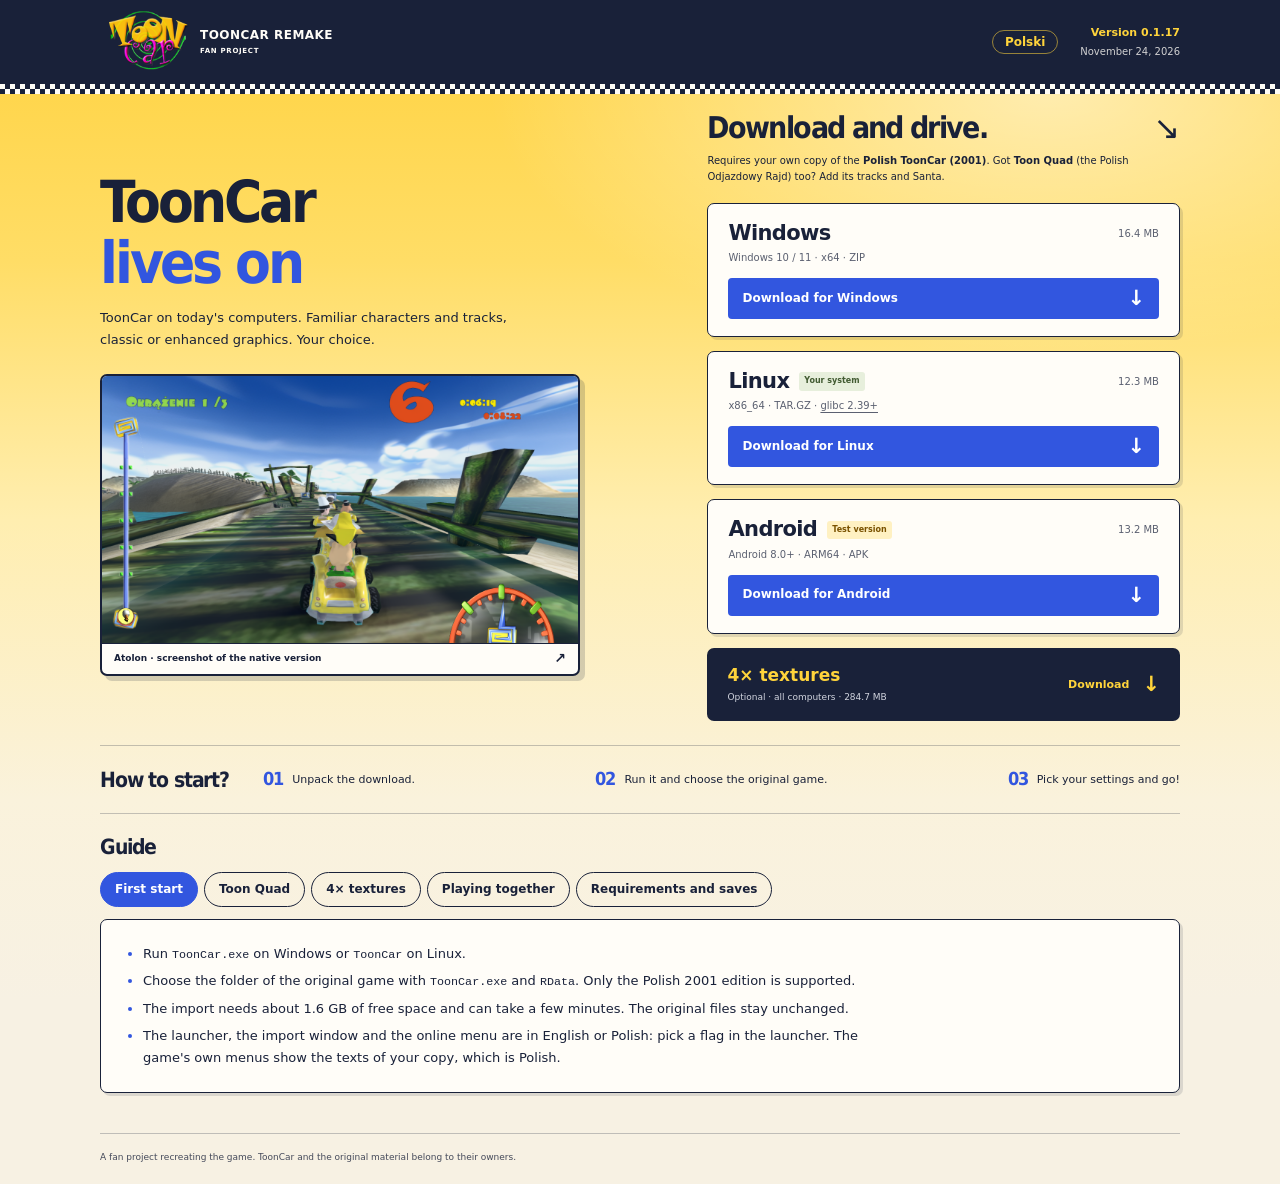
<file: index.html>
<!doctype html>
<html lang="pl">
<head>
  <meta charset="utf-8">
  <meta name="viewport" content="width=device-width, initial-scale=1">
  <meta name="theme-color" content="#192139">
  <meta name="description" content="ToonCar Remake. Fanowska wersja na Windows i Linux oraz opcjonalne tekstury 4×. Pobierz, wskaż oryginalną grę i ruszaj na trasę.">
  <meta property="og:title" content="ToonCar Remake: pobierz grę">
  <meta property="og:description" content="ToonCar wiecznie żywy. Windows, Linux i opcjonalne tekstury 4×. Wymagana oryginalna gra.">
  <meta property="og:type" content="website">
  <title>ToonCar Remake: pobierz grę</title>
  <link rel="alternate" hreflang="pl" href="./">
  <link rel="alternate" hreflang="en" href="en/">
  <link rel="icon" href="assets/favicon.svg" type="image/svg+xml">
  <link rel="stylesheet" href="styles.css">
  <script src="app.js" defer></script>
</head>
<body>
  <a class="skip-link" href="#main">Przejdź do treści</a>
  <div class="page">
    <header class="header">
      <a class="brand" href="#" aria-label="ToonCar Remake, strona główna">
        <img src="assets/tooncar-logo.png" width="256" height="256" alt="ToonCar">
        <span>TOONCAR REMAKE<small>PROJEKT FANOWSKI</small></span>
      </a>
      <a class="lang-switch" href="en/" hreflang="en" lang="en" data-lang="en">English</a>
      <p class="release">Wersja 0.1.17<time datetime="2026-11-24">24 listopada 2026</time></p>
    </header>

    <main id="main">
      <div class="main-grid">
        <section class="intro" aria-labelledby="hero-title">
          <h1 id="hero-title">ToonCar<br> <span>wiecznie żywy</span></h1>
          <p class="description">ToonCar na współczesne komputery. Znajome postacie i trasy, klasyczna lub ulepszona grafika. Ty wybierasz.</p>
          <figure class="screenshot">
            <img id="game-screenshot" src="assets/atolon.png" width="1280" height="720" alt="Wyścig na drewnianym moście w tropikalnym Atolonie" fetchpriority="high">
            <figcaption>Atolon · zrzut z natywnej wersji gry <span aria-hidden="true">↗</span></figcaption>
          </figure>
        </section>

        <section class="downloads" id="pobierz" aria-labelledby="download-title">
          <div class="download-heading"><h2 id="download-title">Pobierz i jedź.</h2><span aria-hidden="true">↘</span></div>
          <p class="original-note">Wymagana własna instalacja <strong>ToonCara PL z 2001 r.</strong> Masz też <strong>Odjazdowy Rajd</strong>? Dodasz jego trasy i Mikołaja.</p>
          <article class="download-card" id="download-windows">
            <div class="card-heading"><h3>Windows</h3><span class="system-match" hidden>Twój system</span><span class="file-size">16,4 MB</span></div>
            <p class="requirements">Windows 10 / 11 · x64 · ZIP</p>
            <a class="button file-download" href="https://github.com/pangadula/tooncar-remake/releases/download/v0.1.17/ToonCar-windows-x86_64.zip" download>Pobierz na Windows <span aria-hidden="true">↓</span></a>
          </article>
          <article class="download-card" id="download-linux">
            <div class="card-heading"><h3>Linux</h3><span class="system-match" hidden>Twój system</span><span class="file-size">12,3 MB</span></div>
            <p class="requirements">x86_64 · TAR.GZ · <a href="#wymagania">glibc 2.39+</a></p>
            <a class="button file-download" href="https://github.com/pangadula/tooncar-remake/releases/download/v0.1.17/ToonCar-linux-x86_64.tar.gz" download>Pobierz na Linux <span aria-hidden="true">↓</span></a>
          </article>
          <article class="download-card preview" id="download-android">
            <div class="card-heading"><h3>Android</h3><span class="preview-badge">Wersja testowa</span><span class="system-match" hidden>Twój system</span><span class="file-size">13,2 MB</span></div>
            <p class="requirements">Android 8.0+ · ARM64 · APK</p>
            <a class="button file-download" href="https://github.com/pangadula/tooncar-remake/releases/download/v0.1.17/ToonCar-android-arm64.apk" download>Pobierz na Androida <span aria-hidden="true">↓</span></a>
          </article>
          <aside class="texture-card" aria-label="Opcjonalne tekstury 4×">
            <div><h3>Tekstury 4×</h3><p>Opcjonalnie · oba systemy · 284,7 MB</p></div>
            <a class="texture-download file-download" href="https://github.com/pangadula/tooncar-remake/releases/download/v0.1.17/ToonCar-textures-4x.zip" download aria-label="Pobierz tekstury 4×">Pobierz <span aria-hidden="true">↓</span></a>
          </aside>
        </section>
      </div>

      <section class="setup" aria-labelledby="setup-title">
        <h2 id="setup-title">Jak zacząć?</h2>
        <ol><li><span>01</span> Rozpakuj paczkę.</li><li><span>02</span> Uruchom i wskaż oryginalną grę.</li><li><span>03</span> Wybierz ustawienia i ruszaj!</li></ol>
      </section>
      <section class="guide" id="instrukcja" aria-labelledby="guide-title">
        <h2 id="guide-title">Instrukcja</h2>
        <div class="tabs" role="tablist" aria-label="Instrukcja" hidden>
          <button type="button" role="tab" id="tab-start" aria-controls="start">Pierwszy start</button>
          <button type="button" role="tab" id="tab-rajd" aria-controls="rajd">Odjazdowy Rajd</button>
          <button type="button" role="tab" id="tab-tekstury" aria-controls="tekstury">Tekstury 4×</button>
          <button type="button" role="tab" id="tab-online" aria-controls="online">Gra wspólna</button>
          <button type="button" role="tab" id="tab-wymagania" aria-controls="wymagania">Wymagania i zapisy</button>
        </div>
        <div class="panel" id="start" role="tabpanel" aria-labelledby="tab-start">
          <h3>Pierwszy start</h3>
          <ul>
            <li>Uruchom <code>ToonCar.exe</code> na Windows lub <code>ToonCar</code> na Linuksie.</li>
            <li>Wskaż folder oryginalnej gry z <code>ToonCar.exe</code> i <code>RData</code>.</li>
            <li>Import wymaga ok. 1,6 GB wolnego miejsca i może potrwać kilka minut. Oryginalne pliki pozostają bez zmian.</li>
            <li>Launcher, okno importu i menu online są po polsku lub angielsku: wybierz flagę w launcherze.</li>
          </ul>
        </div>
        <div class="panel" id="rajd" role="tabpanel" aria-labelledby="tab-rajd">
          <h3>Odjazdowy Rajd (opcjonalnie)</h3>
          <ul>
            <li>Masz też Odjazdowy Rajd? W oknie importu wskaż drugą grę: zainstalowany folder, kopię płyty z <code>SETUP.cab</code> albo obraz <code>.iso</code>.</li>
            <li>Dochodzi 7 nowych tras (każda także odwrócona), Mikołaj, mistrzostwa i licencje Rajdu. Import potrzebuje wtedy ok. 2,4 GB.</li>
            <li>Rajd możesz dodać później przyciskiem <strong>Dodaj Odjazdowy Rajd</strong> w launcherze. Przycisk <strong>Gra</strong> przełącza gry, a każda ma własny postęp.</li>
            <li>Do gry wystarczy sam ToonCar.</li>
          </ul>
        </div>
        <div class="panel" id="tekstury" role="tabpanel" aria-labelledby="tab-tekstury">
          <h3>Opcjonalne tekstury 4×</h3>
          <ul>
            <li>Rozpakuj dodatek wewnątrz paczki gry: folder <code>texture-pack</code> powinien leżeć obok programu <code>ToonCar</code> lub <code>ToonCar.exe</code>.</li>
            <li>Uruchom grę ponownie i w launcherze wybierz <strong>Grafika → Tekstury → Upscale 4×</strong>.</li>
          </ul>
        </div>
        <div class="panel" id="online" role="tabpanel" aria-labelledby="tab-online">
          <h3>Gra wspólna</h3>
          <ul>
            <li><strong>Na jednym komputerze:</strong> do 4 osób. Ustaw liczbę graczy w launcherze, a w grze wybierz <strong>Multiplayer → Na jednym komputerze</strong>.</li>
            <li><strong>Przez Steam (najprościej):</strong> włącz Steam przed uruchomieniem gry. W grze wybierz <strong>Multiplayer → Steam: utwórz pokój</strong>, a potem <strong>Zaproś znajomych przez Steam</strong>. Otworzy się okienko Steam, w którym zapraszasz znajomego.</li>
            <li>Znajomy uruchamia grę i wybiera <strong>Multiplayer → Steam: dołącz do znajomego</strong>, a potem Twój pokój z listy. Jeśli ma już włączoną grę, wystarczy, że przyjmie zaproszenie w Steam.</li>
            <li>Zwykle nie trzeba niczego ustawiać. Jeśli okienko Steam się nie pojawia, dodaj ToonCara w Steam jako grę spoza Steam i uruchamiaj go stamtąd. Znajomi zobaczą w Steam, że grasz w „Spacewar”. To normalne, gra korzysta z testowego identyfikatora Steam.</li>
            <li><strong>Bez Steam, po IP:</strong> host wybiera <strong>Sieć / IP: utwórz pokój</strong> i podaje innym adres widoczny na ekranie. Pozostali wybierają <strong>Sieć / IP: dołącz</strong> i wpisują ten adres. W jednej sieci domowej działa od razu. Przez Internet host musi przekierować na routerze port TCP 23055.</li>
            <li>Online gra do 8 osób, wolne miejsca zajmuje AI. Arena działa także online: grają same osoby, potrzeba co najmniej dwóch.</li>
            <li><strong>Online wszystko jest odblokowane:</strong> każda trasa i każde auto, także te, których w grze dla jednego gracza jeszcze nie zdobyłeś. Twój postęp się przy tym nie zmienia.</li>
            <li><strong>Gracie dalej bez ponownego łączenia:</strong> po wyścigu wszyscy wracają do pokoju, potwierdzają gotowość i ruszacie na kolejny. Host może w pokoju zmienić trasę i liczbę okrążeń.</li>
            <li><strong>Wszyscy gracze muszą mieć wersję 0.1.12 lub nowszą; starsze paczki się nie połączą.</strong> Pokój z trasą Odjazdowego Rajdu wymaga Rajdu u każdego gracza.</li>
          </ul>
        </div>
        <div class="panel" id="wymagania" role="tabpanel" aria-labelledby="tab-wymagania">
          <h3>Wymagania i zapisy</h3>
          <ul>
            <li>Linux wymaga glibc 2.39+, np. Ubuntu/Pop!_OS 24.04. To biblioteka dostarczana z systemem; nie podmieniaj jej ręcznie.</li>
            <li>Paczkę Windows testowano pod Wine.</li>
            <li>Aktualizacje: przy starcie launcher sprawdza na GitHubie, czy jest nowsza wersja, i instaluje ją jednym kliknięciem. Możesz to wyłączyć w launcherze, w zakładce <strong>Ogólne</strong>.</li>
            <li>Nowy profil zaczyna od zera: trasy i auta trzeba odblokować.</li>
            <li>Zapisy i logi: <code>%LOCALAPPDATA%\ToonCarRemaster</code> (Windows) lub <code>~/.local/share/tooncar-remaster</code> (Linux, także <code>$XDG_DATA_HOME</code>).</li>
          </ul>
        </div>
      </section>
    </main>
    <footer>Fanowski projekt odtworzenia gry. ToonCar i oryginalne materiały należą do ich właścicieli.</footer>
  </div>
</body>
</html>
</file>
<file: styles.css>
@font-face{font-family:Track;src:url("assets/heading.ttf") format("truetype");font-display:swap;font-weight:700}
:root{--ink:#192139;--paper:#fffdf8;--bg:#f7f1e3;--yellow:#ffd43b;--blue:#3256df;--muted:#5b6070;--line:#d9d9d1;--display:Track,"Arial Black",sans-serif}
*{box-sizing:border-box}html{scroll-behavior:smooth;scroll-padding-top:20px}body{margin:0;background-color:var(--bg);background-image:radial-gradient(800px 380px at 82% 90px,rgb(255 255 255 / .55),transparent 70%),linear-gradient(180deg,#ffd23f 0,#ffdd66 260px,#ffeeb0 520px,#faf2dc 800px,var(--bg) 1000px);background-repeat:no-repeat;background-size:100% 1000px;color:var(--ink);font:14px/1.6 system-ui,-apple-system,BlinkMacSystemFont,"Segoe UI",sans-serif}a{color:inherit;text-underline-offset:3px}button{font:inherit;cursor:pointer}[hidden]{display:none!important}a:focus-visible,button:focus-visible,summary:focus-visible{outline:3px solid var(--blue);outline-offset:4px}h1,h2,h3,p,figure{margin:0}h1,h2{font-family:var(--display);letter-spacing:-.055em;line-height:1.05}h3{line-height:1.2}code{font: .9em ui-monospace,SFMono-Regular,Consolas,monospace;overflow-wrap:anywhere}.page{width:min(1080px,calc(100% - 64px));margin:auto}.header{display:flex;justify-content:space-between;align-items:center;height:84px;position:relative;color:var(--paper);background:var(--ink);box-shadow:0 0 0 100vmax var(--ink);clip-path:inset(0 -100vmax -10px)}.header::after{content:"";position:absolute;left:-100vmax;right:-100vmax;bottom:-10px;height:10px;background:conic-gradient(var(--ink) 25%,var(--paper) 0 50%,var(--ink) 0 75%,var(--paper) 0) 0 0/10px 10px}.release{color:var(--yellow)}.release time{color:var(--paper)}.brand{display:flex;align-items:center;text-decoration:none;gap:4px;font-size:12px;font-weight:900;letter-spacing:.04em;line-height:1.3}.brand img{width:96px;height:88px;object-fit:contain}.brand small{display:block;font-size:7px;letter-spacing:.1em;margin-top:4px}.release{text-align:right;font-size:11px;font-weight:700}.release time{display:block;font-size:10px;font-weight:400;opacity:.8;margin-top:2px}
.main-grid{display:grid;grid-template-columns:1.15fr 1fr;gap:64px;padding:28px 0 24px;align-items:center}.intro{min-width:0}.checkered{width:16px;height:16px;background:conic-gradient(var(--ink) 25%,transparent 0 50%,var(--ink) 0 75%,transparent 0) 0 0/8px 8px;flex-shrink:0}h1{font-size:clamp(44px,4.8vw,58px);margin:14px 0}h1 span{color:var(--blue)}.description{font-size:13px;max-width:430px;line-height:1.7}.screenshot{max-width:480px;margin-top:22px;border:2px solid var(--ink);border-radius:7px;background:var(--paper);box-shadow:5px 5px 0 rgb(25 33 57 / .18);overflow:hidden}.screenshot img{width:100%;height:auto;aspect-ratio:16/9;object-fit:cover;display:block}.screenshot figcaption{border-top:1px solid var(--ink);padding:7px 12px;font-size:9px;font-weight:600;display:flex;justify-content:space-between}.screenshot figcaption span{font-size:14px;line-height:1.1}
.downloads{min-width:0}.download-heading{display:flex;justify-content:space-between;align-items:center}.download-heading h2{font-size:30px}.download-heading>span{font-size:32px;line-height:1}.original-note{font-size:10px;margin:9px 0 18px}.download-card{padding:17px 20px;background:var(--paper);border:1.5px solid var(--ink);border-radius:7px;box-shadow:3px 3px 0 rgb(25 33 57 / .13);margin-bottom:14px}.card-heading{display:flex;align-items:center;gap:10px}.card-heading h3{font-size:21px;letter-spacing:-.03em}.file-size{margin-left:auto;font-size:10px;color:var(--muted);white-space:nowrap}.preview-badge{font-size:8px;background:#fff1c2;color:#7a5200;padding:3px 5px;border-radius:3px;font-weight:700;white-space:nowrap}.system-match{font-size:8px;background:#e7efdc;color:#425b32;padding:3px 5px;border-radius:3px;font-weight:700;white-space:nowrap}.requirements{font-size:10px;color:var(--muted);margin:4px 0 12px}.button{display:flex;align-items:center;justify-content:space-between;gap:15px;padding:10px 14px;border-radius:4px;background:var(--blue);color:white;text-decoration:none;font-size:12px;font-weight:750;transition:background .15s}.button:hover{background:#2444c6}.button span{font-size:21px;line-height:1}.texture-card{background:var(--ink);color:var(--paper);padding:17px 20px;border-radius:7px;display:flex;align-items:center;justify-content:space-between;gap:12px}.texture-card h3{font-size:17px;color:var(--yellow)}.texture-card p{font-size:9px;color:#d1d4de;margin-top:5px}.texture-download{display:flex;align-items:center;gap:13px;font-weight:750;font-size:11px;color:var(--yellow);text-decoration:none;min-height:36px}.texture-download:hover{text-decoration:underline}.texture-download span{font-size:21px;line-height:1}
.setup{padding:19px 0;border-top:1px solid rgb(25 33 57 / .25);border-bottom:1px solid rgb(25 33 57 / .25);display:flex;align-items:center;gap:34px}.setup h2{font-size:21px;white-space:nowrap}.setup ol{list-style:none;padding:0;margin:0;display:flex;justify-content:space-between;gap:20px;flex:1;font-size:11px}.setup li{display:flex;gap:9px;align-items:center}.setup li span{font-family:var(--display);font-size:18px;color:var(--blue);letter-spacing:-.05em}.help{border-bottom:1px solid rgb(25 33 57 / .25);font-size:11px}.help summary{cursor:pointer;font-weight:600;list-style:none;padding:12px 0}.help summary::-webkit-details-marker{display:none}.help summary::after{content:"+";float:right;font-size:18px;font-weight:400;line-height:1;margin-left:12px}.help[open]>summary::after{content:"−"}.help-grid{display:grid;grid-template-columns:1fr 1fr;gap:22px 32px;padding:8px 0 22px}.help h3{font-size:12px;margin-bottom:7px}.help p{line-height:1.85;font-size:11px}footer{padding:16px 0 20px;font-size:9px;opacity:.8}.skip-link{position:fixed;top:12px;left:12px;z-index:20;padding:10px 18px;background:var(--ink);color:white;transform:translateY(-150%)}.skip-link:focus{transform:none}.sr-only{position:absolute;width:1px;height:1px;padding:0;margin:-1px;overflow:hidden;clip:rect(0,0,0,0);white-space:nowrap;border:0}
@media(max-width:1000px){.main-grid{gap:32px}.setup{gap:22px}.setup ol{gap:15px;font-size:10px}.setup li{gap:7px}.setup h2{font-size:19px}.download-card{padding:16px}.texture-card{padding:16px}.system-match{font-size:7px}}
@media(max-width:700px){.page{width:calc(100% - 36px)}.header{height:80px}.brand img{width:78px;height:72px}.brand{font-size:10px}.brand small{font-size:6px}.release{font-size:10px}.release time{font-size:8px}.main-grid{grid-template-columns:1fr;gap:27px;padding:26px 0 24px}h1{font-size:clamp(44px,11vw,60px)}h1 br{display:none}.description{font-size:12px;max-width:500px}.screenshot{margin-top:18px}.screenshot figcaption{font-size:8px}.download-heading h2{font-size:27px}.original-note{margin-bottom:14px}.download-card{padding:15px 17px;margin-bottom:12px}.card-heading h3{font-size:20px}.system-match{font-size:8px}.texture-card{padding:15px 17px}.texture-card p{font-size:8px}.setup{display:block;padding:17px 0}.setup h2{font-size:20px;margin-bottom:12px}.setup ol{display:grid;gap:9px;font-size:11px}.setup li{gap:12px}.setup li span{font-size:16px}.help-grid{grid-template-columns:1fr;gap:20px}.help summary{padding:14px 0}footer{font-size:8px;max-width:370px}}
@media(prefers-reduced-motion:reduce){html{scroll-behavior:auto}*,*::before,*::after{transition:none!important}}

/* Checkered strip under the header as a body background, so nothing sticks out sideways (no horizontal scroll). */
body{background-image:conic-gradient(var(--ink) 25%,var(--paper) 0 50%,var(--ink) 0 75%,var(--paper) 0),radial-gradient(800px 380px at 82% 90px,rgb(255 255 255 / .55),transparent 70%),linear-gradient(180deg,#ffd23f 0,#ffdd66 260px,#ffeeb0 520px,#faf2dc 800px,var(--bg) 1000px);background-repeat:repeat-x,no-repeat,no-repeat;background-size:10px 10px,100% 1000px,100% 1000px;background-position:0 84px,0 0,0 0}
.header{clip-path:inset(0 -100vmax)}.header::after{display:none}
@media(max-width:700px){body{background-position:0 80px,0 0,0 0}}

/* Instructions: tabs (with JavaScript) or stacked sections (without). */
.guide{padding:22px 0 28px;border-bottom:1px solid rgb(25 33 57 / .25)}.guide>h2{font-size:21px;margin-bottom:14px}
.tabs{display:flex;flex-wrap:wrap;gap:6px;margin-bottom:12px}.tabs button{font:inherit;font-size:12px;font-weight:700;color:var(--ink);background:transparent;border:1.5px solid var(--ink);border-radius:999px;padding:7px 14px;cursor:pointer;transition:background .15s}.tabs button:hover{background:rgb(25 33 57 / .07)}.tabs button[aria-selected="true"]{background:var(--blue);border-color:var(--blue);color:white}.tabs button:focus-visible{outline:3px solid var(--yellow);outline-offset:2px}
.panel{background:var(--paper);border:1.5px solid var(--ink);border-radius:7px;box-shadow:3px 3px 0 rgb(25 33 57 / .13);padding:18px 24px;margin-bottom:12px}.panel h3{font-size:15px;margin-bottom:8px}.tabbed .panel h3{position:absolute;width:1px;height:1px;overflow:hidden;clip:rect(0,0,0,0);white-space:nowrap}
.panel ul{margin:0;padding-left:18px;max-width:780px}.panel li{font-size:13px;line-height:1.7;margin:5px 0}.panel li::marker{color:var(--blue)}
@media(max-width:700px){.guide>h2{font-size:20px}.tabs button{font-size:11px;padding:6px 11px}.panel{padding:15px 17px}.panel li{font-size:12px}}

/* Language switch in the header. */
.lang-switch{margin-left:auto;margin-right:22px;color:var(--yellow);font-size:12px;font-weight:700;text-decoration:none;border:1.5px solid rgb(255 212 59 / .55);border-radius:999px;padding:5px 12px;line-height:1}
.lang-switch:hover{background:rgb(255 212 59 / .12)}
.lang-switch:focus-visible{outline:3px solid var(--yellow);outline-offset:2px}
@media(max-width:700px){.lang-switch{margin-right:12px;font-size:11px;padding:4px 9px}}
</file>
